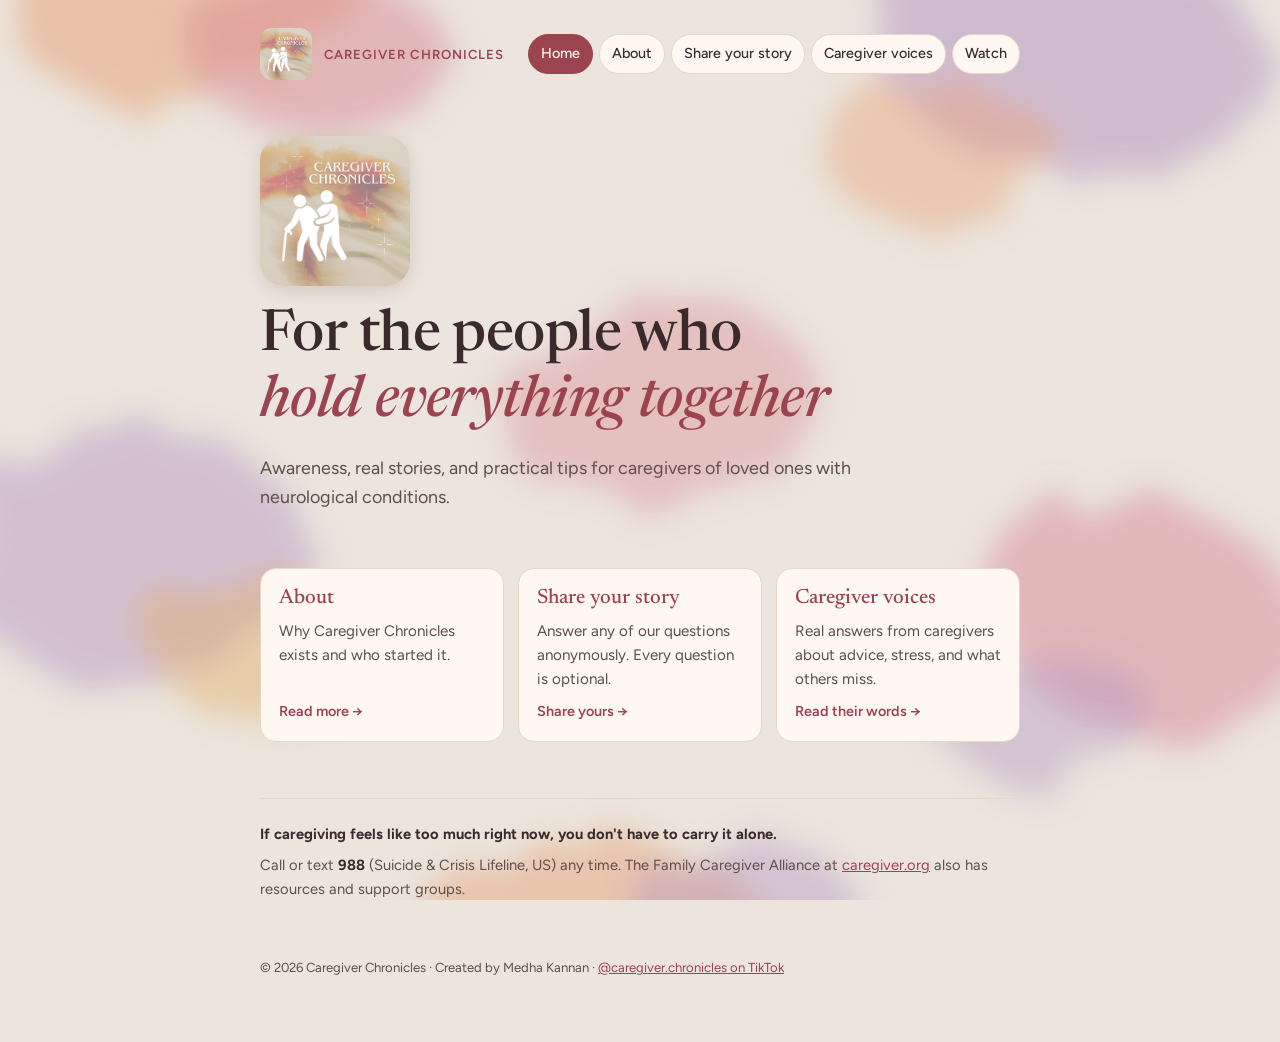
<file: index.html>
<!doctype html>
<html lang="en">
<head>
<meta charset="utf-8">
<meta name="viewport" content="width=device-width, initial-scale=1, viewport-fit=cover">
<title>Caregiver Chronicles | Real Stories and Support for Caregivers</title>
<meta name="description" content="Caregiver Chronicles shares real, anonymous stories and practical tips for caregivers of loved ones with neurological conditions. Founded by Medha Kannan.">
<meta property="og:title" content="Caregiver Chronicles | Real Stories and Support for Caregivers">
<meta property="og:description" content="Caregiver Chronicles shares real, anonymous stories and practical tips for caregivers of loved ones with neurological conditions. Founded by Medha Kannan.">
<meta property="og:image" content="logo.jpg">
<link rel="icon" href="logo.jpg">
<link rel="preconnect" href="https://fonts.googleapis.com">
<link rel="preconnect" href="https://fonts.gstatic.com" crossorigin>
<link rel="stylesheet" href="https://fonts.googleapis.com/css2?family=Newsreader:ital,opsz,wght@0,6..72,400;0,6..72,500;1,6..72,400;1,6..72,500&family=Figtree:wght@400;500;600&display=swap">
<link rel="stylesheet" href="style.css">
</head>
<body>
<div class="banner" id="novBanner" hidden>
  <div class="banner-inner">
    <strong>November is National Family Caregivers Month</strong>
    <span>This month, take a moment to thank a caregiver in your life, or <a href="share.html">share your own story</a>.</span>
  </div>
</div>
<div class="wrap">
  <div class="topbar">
    <a class="home" href="index.html"><img src="logo.jpg" alt="Caregiver Chronicles logo" width="52" height="52"><span>Caregiver Chronicles</span></a>
    <nav aria-label="Pages">
      <a href="index.html" aria-current="page">Home</a>
      <a href="about.html">About</a>
      <a href="share.html">Share your story</a>
      <a href="voices.html">Caregiver voices</a>
      <a href="watch.html">Watch</a>
    </nav>
  </div>
  <section class="hero">
    <img class="hero-logo" src="logo.jpg" alt="" width="150" height="150">
    <h1>For the people who <em>hold everything together</em></h1>
    <p class="lede">Awareness, real stories, and practical tips for caregivers of loved ones with neurological conditions.</p>
  </section>
  <div class="cards">
    <a class="card" href="about.html"><h3>About</h3><p>Why Caregiver Chronicles exists and who started it.</p><span class="go">Read more →</span></a>
    <a class="card" href="share.html"><h3>Share your story</h3><p>Answer any of our questions anonymously. Every question is optional.</p><span class="go">Share yours →</span></a>
    <a class="card" href="voices.html"><h3>Caregiver voices</h3><p>Real answers from caregivers about advice, stress, and what others miss.</p><span class="go">Read their words →</span></a>
  </div>
  <div class="support">
    <p><strong>If caregiving feels like too much right now, you don't have to carry it alone.</strong></p>
    <p>Call or text <strong>988</strong> (Suicide &amp; Crisis Lifeline, US) any time. The Family Caregiver Alliance at <a href="https://www.caregiver.org" target="_blank" rel="noopener">caregiver.org</a> also has resources and support groups.</p>
  </div>
  <footer>© 2026 Caregiver Chronicles · Created by Medha Kannan · <a href="https://www.tiktok.com/@caregiver.chronicles" target="_blank" rel="noopener">@caregiver.chronicles on TikTok</a></footer>
</div>
<script>
if (new Date().getMonth() === 10 || location.hash === "#preview-banner") document.getElementById("novBanner").hidden = false;
</script>

</body>
</html>
</file>
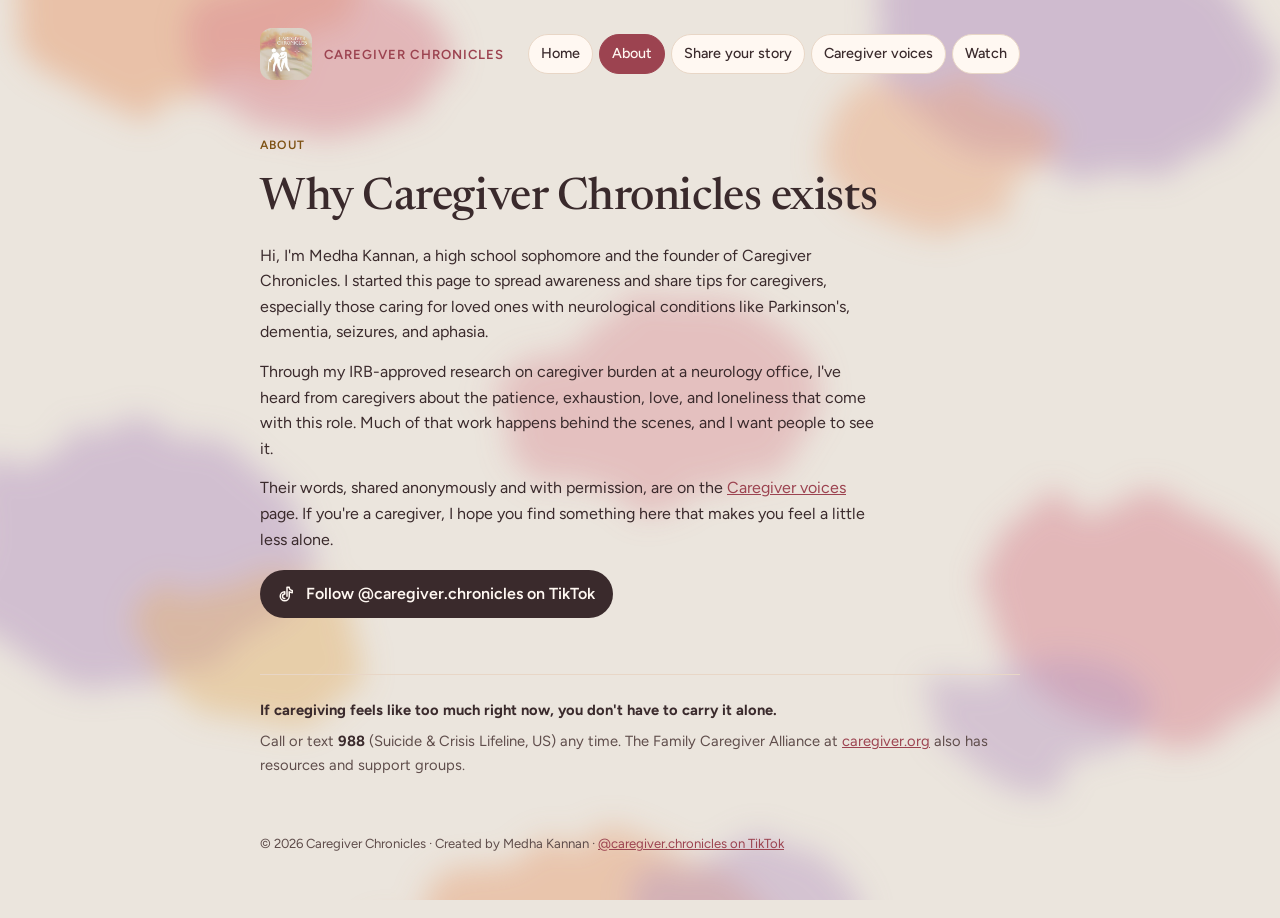
<file: about.html>
<!doctype html>
<html lang="en">
<head>
<meta charset="utf-8">
<meta name="viewport" content="width=device-width, initial-scale=1, viewport-fit=cover">
<title>About | Caregiver Chronicles</title>
<meta name="description" content="Meet Medha Kannan, the high school sophomore who founded Caregiver Chronicles to raise awareness for caregivers.">
<meta property="og:title" content="About | Caregiver Chronicles">
<meta property="og:description" content="Meet Medha Kannan, the high school sophomore who founded Caregiver Chronicles to raise awareness for caregivers.">
<meta property="og:image" content="logo.jpg">
<link rel="icon" href="logo.jpg">
<link rel="preconnect" href="https://fonts.googleapis.com">
<link rel="preconnect" href="https://fonts.gstatic.com" crossorigin>
<link rel="stylesheet" href="https://fonts.googleapis.com/css2?family=Newsreader:ital,opsz,wght@0,6..72,400;0,6..72,500;1,6..72,400;1,6..72,500&family=Figtree:wght@400;500;600&display=swap">
<link rel="stylesheet" href="style.css">
</head>
<body>
<div class="banner" id="novBanner" hidden>
  <div class="banner-inner">
    <strong>November is National Family Caregivers Month</strong>
    <span>This month, take a moment to thank a caregiver in your life, or <a href="share.html">share your own story</a>.</span>
  </div>
</div>
<div class="wrap">
  <div class="topbar">
    <a class="home" href="index.html"><img src="logo.jpg" alt="Caregiver Chronicles logo" width="52" height="52"><span>Caregiver Chronicles</span></a>
    <nav aria-label="Pages">
      <a href="index.html">Home</a>
      <a href="about.html" aria-current="page">About</a>
      <a href="share.html">Share your story</a>
      <a href="voices.html">Caregiver voices</a>
      <a href="watch.html">Watch</a>
    </nav>
  </div>
  <section>
    <span class="eyebrow">About</span>
    <h1 class="page-title">Why Caregiver Chronicles exists</h1>
    <div class="prose">
      <p>Hi, I'm Medha Kannan, a high school sophomore and the founder of Caregiver Chronicles. I started this page to spread awareness and share tips for caregivers, especially those caring for loved ones with neurological conditions like Parkinson's, dementia, seizures, and aphasia.</p>
      <p>Through my IRB-approved research on caregiver burden at a neurology office, I've heard from caregivers about the patience, exhaustion, love, and loneliness that come with this role. Much of that work happens behind the scenes, and I want people to see it.</p>
      <p>Their words, shared anonymously and with permission, are on the <a href="voices.html">Caregiver voices</a> page. If you're a caregiver, I hope you find something here that makes you feel a little less alone.</p>
    </div>
    <a class="tiktok" href="https://www.tiktok.com/@caregiver.chronicles" target="_blank" rel="noopener">
      <svg width="18" height="18" viewBox="0 0 24 24" aria-hidden="true"><path d="M9 18a3 3 0 1 1 0-6v-3a6 6 0 1 0 6 6V9a7 7 0 0 0 4 1.3V7.2A4 4 0 0 1 15 3h-3v12" fill="none" stroke="currentColor" stroke-width="2" stroke-linecap="round" stroke-linejoin="round"/></svg>
      <span>Follow @caregiver.chronicles on TikTok</span>
    </a>
  </section>
  <div class="support">
    <p><strong>If caregiving feels like too much right now, you don't have to carry it alone.</strong></p>
    <p>Call or text <strong>988</strong> (Suicide &amp; Crisis Lifeline, US) any time. The Family Caregiver Alliance at <a href="https://www.caregiver.org" target="_blank" rel="noopener">caregiver.org</a> also has resources and support groups.</p>
  </div>
  <footer>© 2026 Caregiver Chronicles · Created by Medha Kannan · <a href="https://www.tiktok.com/@caregiver.chronicles" target="_blank" rel="noopener">@caregiver.chronicles on TikTok</a></footer>
</div>
<script>
if (new Date().getMonth() === 10 || location.hash === "#preview-banner") document.getElementById("novBanner").hidden = false;
</script>

</body>
</html>
</file>
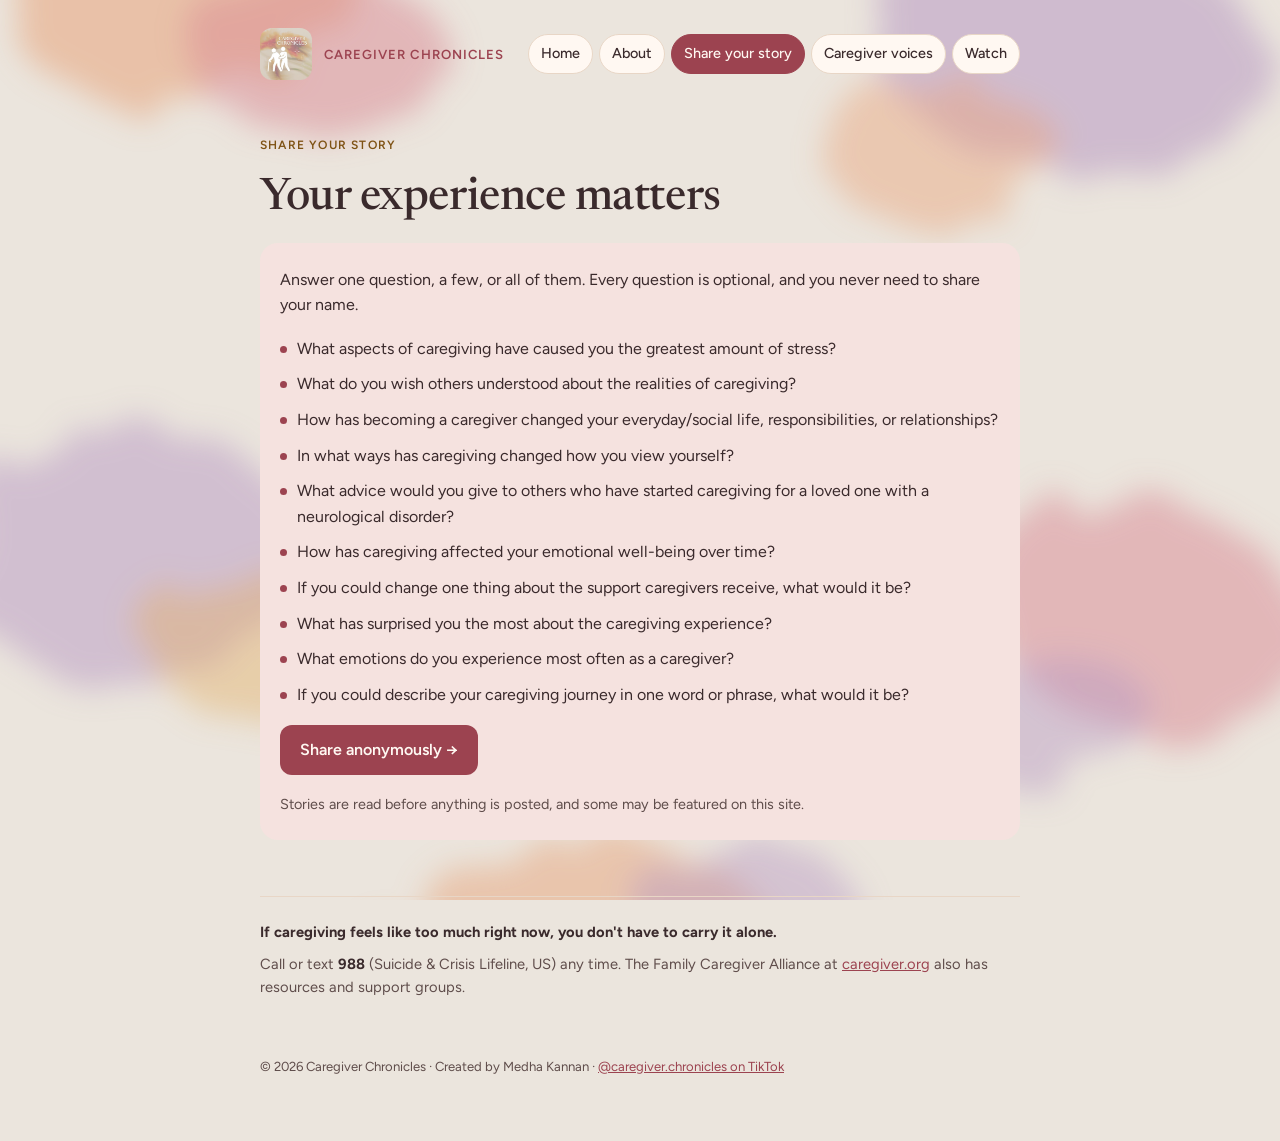
<file: share.html>
<!doctype html>
<html lang="en">
<head>
<meta charset="utf-8">
<meta name="viewport" content="width=device-width, initial-scale=1, viewport-fit=cover">
<title>Share Your Story | Caregiver Chronicles</title>
<meta name="description" content="Caregivers can anonymously share their experiences with Caregiver Chronicles. Every question is optional.">
<meta property="og:title" content="Share Your Story | Caregiver Chronicles">
<meta property="og:description" content="Caregivers can anonymously share their experiences with Caregiver Chronicles. Every question is optional.">
<meta property="og:image" content="logo.jpg">
<link rel="icon" href="logo.jpg">
<link rel="preconnect" href="https://fonts.googleapis.com">
<link rel="preconnect" href="https://fonts.gstatic.com" crossorigin>
<link rel="stylesheet" href="https://fonts.googleapis.com/css2?family=Newsreader:ital,opsz,wght@0,6..72,400;0,6..72,500;1,6..72,400;1,6..72,500&family=Figtree:wght@400;500;600&display=swap">
<link rel="stylesheet" href="style.css">
</head>
<body>
<div class="banner" id="novBanner" hidden>
  <div class="banner-inner">
    <strong>November is National Family Caregivers Month</strong>
    <span>This month, take a moment to thank a caregiver in your life, or <a href="share.html">share your own story</a>.</span>
  </div>
</div>
<div class="wrap">
  <div class="topbar">
    <a class="home" href="index.html"><img src="logo.jpg" alt="Caregiver Chronicles logo" width="52" height="52"><span>Caregiver Chronicles</span></a>
    <nav aria-label="Pages">
      <a href="index.html">Home</a>
      <a href="about.html">About</a>
      <a href="share.html" aria-current="page">Share your story</a>
      <a href="voices.html">Caregiver voices</a>
      <a href="watch.html">Watch</a>
    </nav>
  </div>
  <section>
    <span class="eyebrow">Share your story</span>
    <h1 class="page-title">Your experience matters</h1>
    <div class="share">
      <p>Answer one question, a few, or all of them. Every question is optional, and you never need to share your name.</p>
      <ul>
        <li>What aspects of caregiving have caused you the greatest amount of stress?</li>
        <li>What do you wish others understood about the realities of caregiving?</li>
        <li>How has becoming a caregiver changed your everyday/social life, responsibilities, or relationships?</li>
        <li>In what ways has caregiving changed how you view yourself?</li>
        <li>What advice would you give to others who have started caregiving for a loved one with a neurological disorder?</li>
        <li>How has caregiving affected your emotional well-being over time?</li>
        <li>If you could change one thing about the support caregivers receive, what would it be?</li>
        <li>What has surprised you the most about the caregiving experience?</li>
        <li>What emotions do you experience most often as a caregiver?</li>
        <li>If you could describe your caregiving journey in one word or phrase, what would it be?</li>
      </ul>
      <a class="btn" href="https://docs.google.com/forms/d/e/1FAIpQLSfnrgjAgXUyU_XwotnUqlnF3RMeOI9f0RzeUTK3DRTXwDagiQ/viewform" target="_blank" rel="noopener">Share anonymously →</a>
      <p class="note">Stories are read before anything is posted, and some may be featured on this site.</p>
    </div>
  </section>
  <div class="support">
    <p><strong>If caregiving feels like too much right now, you don't have to carry it alone.</strong></p>
    <p>Call or text <strong>988</strong> (Suicide &amp; Crisis Lifeline, US) any time. The Family Caregiver Alliance at <a href="https://www.caregiver.org" target="_blank" rel="noopener">caregiver.org</a> also has resources and support groups.</p>
  </div>
  <footer>© 2026 Caregiver Chronicles · Created by Medha Kannan · <a href="https://www.tiktok.com/@caregiver.chronicles" target="_blank" rel="noopener">@caregiver.chronicles on TikTok</a></footer>
</div>
<script>
if (new Date().getMonth() === 10 || location.hash === "#preview-banner") document.getElementById("novBanner").hidden = false;
</script>

</body>
</html>
</file>
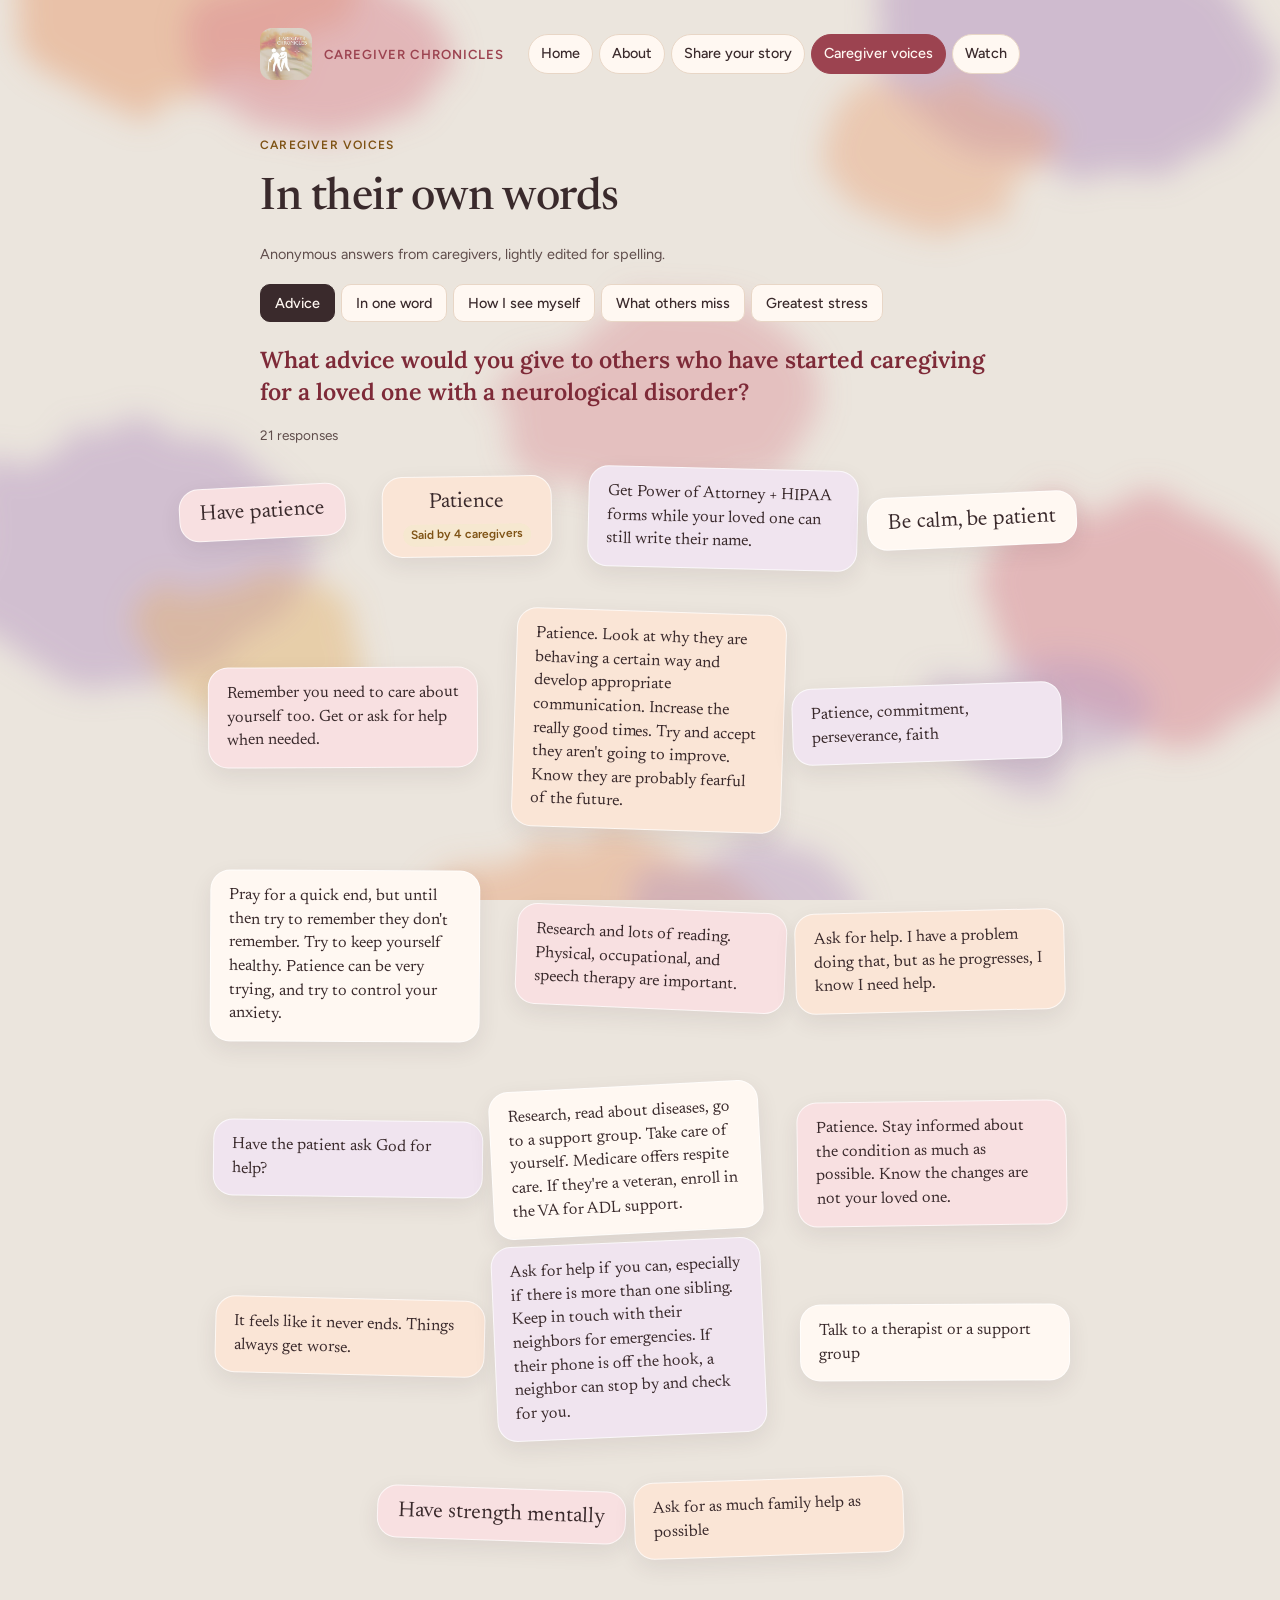
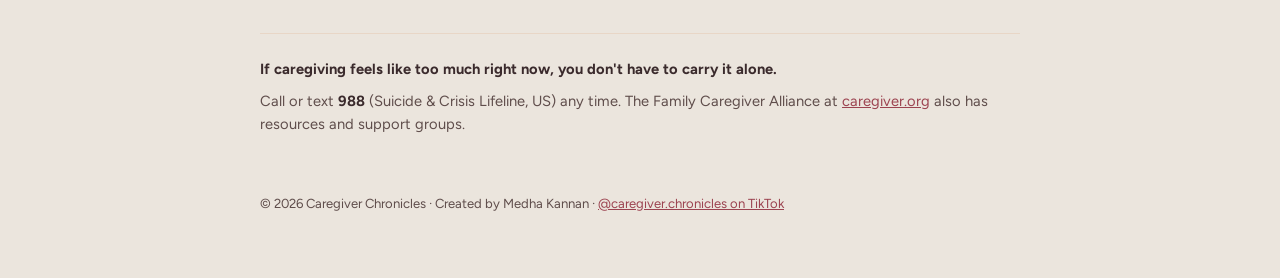
<file: voices.html>
<!doctype html>
<html lang="en">
<head>
<meta charset="utf-8">
<meta name="viewport" content="width=device-width, initial-scale=1, viewport-fit=cover">
<title>Caregiver Voices | Caregiver Chronicles</title>
<meta name="description" content="Anonymous answers from caregivers of loved ones with neurological conditions: advice, stress, and what they wish others understood.">
<meta property="og:title" content="Caregiver Voices | Caregiver Chronicles">
<meta property="og:description" content="Anonymous answers from caregivers of loved ones with neurological conditions: advice, stress, and what they wish others understood.">
<meta property="og:image" content="logo.jpg">
<link rel="icon" href="logo.jpg">
<link rel="preconnect" href="https://fonts.googleapis.com">
<link rel="preconnect" href="https://fonts.gstatic.com" crossorigin>
<link rel="stylesheet" href="https://fonts.googleapis.com/css2?family=Newsreader:ital,opsz,wght@0,6..72,400;0,6..72,500;1,6..72,400;1,6..72,500&family=Figtree:wght@400;500;600&family=Lora:wght@600&display=swap">
<link rel="stylesheet" href="style.css">
</head>
<body>
<div class="banner" id="novBanner" hidden>
  <div class="banner-inner">
    <strong>November is National Family Caregivers Month</strong>
    <span>This month, take a moment to thank a caregiver in your life, or <a href="share.html">share your own story</a>.</span>
  </div>
</div>
<div class="wrap">
  <div class="topbar">
    <a class="home" href="index.html"><img src="logo.jpg" alt="Caregiver Chronicles logo" width="52" height="52"><span>Caregiver Chronicles</span></a>
    <nav aria-label="Pages">
      <a href="index.html">Home</a>
      <a href="about.html">About</a>
      <a href="share.html">Share your story</a>
      <a href="voices.html" aria-current="page">Caregiver voices</a>
      <a href="watch.html">Watch</a>
    </nav>
  </div>
  <section>
    <span class="eyebrow">Caregiver voices</span>
    <h1 class="page-title">In their own words</h1>
    <p class="note">Anonymous answers from caregivers, lightly edited for spelling.</p>
    <div class="tabs" role="tablist" id="tabs"></div>
    <div id="panel" role="tabpanel" style="display:flex;flex-direction:column;gap:16px"></div>
  </section>
  <div class="support">
    <p><strong>If caregiving feels like too much right now, you don't have to carry it alone.</strong></p>
    <p>Call or text <strong>988</strong> (Suicide &amp; Crisis Lifeline, US) any time. The Family Caregiver Alliance at <a href="https://www.caregiver.org" target="_blank" rel="noopener">caregiver.org</a> also has resources and support groups.</p>
  </div>
  <footer>© 2026 Caregiver Chronicles · Created by Medha Kannan · <a href="https://www.tiktok.com/@caregiver.chronicles" target="_blank" rel="noopener">@caregiver.chronicles on TikTok</a></footer>
</div>
<script>
if (new Date().getMonth() === 10 || location.hash === "#preview-banner") document.getElementById("novBanner").hidden = false;
</script>
<script>
const DATA = [
 {id:"advice", label:"Advice", q:"What advice would you give to others who have started caregiving for a loved one with a neurological disorder?", items:[
  "Have patience","Patience","Get Power of Attorney + HIPAA forms while your loved one can still write their name.","Be calm, be patient",
  "Remember you need to care about yourself too. Get or ask for help when needed.",
  "Patience. Look at why they are behaving a certain way and develop appropriate communication. Increase the really good times. Try and accept they aren't going to improve. Know they are probably fearful of the future.",
  "Patience","Patience, commitment, perseverance, faith",
  "Pray for a quick end, but until then try to remember they don't remember. Try to keep yourself healthy. Patience can be very trying, and try to control your anxiety.",
  "Patience","Research and lots of reading. Physical, occupational, and speech therapy are important.",
  "Ask for help. I have a problem doing that, but as he progresses, I know I need help.",
  "Patience","Have the patient ask God for help?",
  "Research, read about diseases, go to a support group. Take care of yourself. Medicare offers respite care. If they're a veteran, enroll in the VA for ADL support.",
  "Patience. Stay informed about the condition as much as possible. Know the changes are not your loved one.",
  "It feels like it never ends. Things always get worse.",
  "Ask for help if you can, especially if there is more than one sibling. Keep in touch with their neighbors for emergencies. If their phone is off the hook, a neighbor can stop by and check for you.",
  "Talk to a therapist or a support group","Have strength mentally","Ask for as much family help as possible"]},
 {id:"journey", label:"In one word", q:"If you could describe your caregiving journey in one word or phrase, what would it be?", items:[
  "Blessed","Hope. It is my greatest hope and prayer to have him live and be cared for as we would. It's extremely tiring but rewarding to value life.",
  "Caregiving is a constant worrying","Be patient!","Responsible, just like mom raised us","Not too bad","Scary","A challenge","Some stress","Exhausting",
  "Frustrating at times, learning how to cope with his difficulty grasping instructions.","Hard","Challenging","Exhausting","Tiresome","Exhausting",
  "Always aware of her needs","Exhausting","Progressively worse","Very hard","Overwhelming","Challenging","Hurtful",
  "A lot of driving to doctors' appointments, making sure they have meals for the week, making sure medications are always taken","Stressful","Stressful","LOVE"]},
 {id:"self", label:"How I see myself", q:"In what ways has caregiving changed how you view yourself?", items:[
  "I feel my life is short and it's too late to go enjoy some travel, reading, etc.","Significantly more patient, more understanding and caring",
  "Many days I don't know if I'll make it through. Couldn't do it for a living.","To make the most of each day and to take 1 day at a time",
  "I am not the same person anymore. I am resentful. Always tired. I can be a bully. Always thinking of a way out of this nightmare. I do not look pretty anymore. I'm old.",
  "Cannot be gone for a long time from home","I feel overwhelmed at times because I'm trying to juggle so many things.",
  "I always thought I was a patient person. Now I pray for more patience.","I feel more confident and prepared, but I feel less like myself, my own person.",
  "A better person","I had done prior caregiving for my grandmother since age 19, so it comes naturally to me.","A little more stress",
  "I am the one in charge. I take care of absolutely everything. I feel everything is on my shoulders.","I realize I'm not as patient as I should be.",
  "Good, about the same","I feel at times that I'm not doing enough","More caring","I have much more responsibility and no \"me\" time","As a provider, not a wife",
  "I value time and life more","Some days I feel inadequate!",
  "I lost my spark while taking care of my husband. Now I really have to take care of me to take care of him. Like on an airplane going down, you have to put the mask on yourself to help others.",
  "I try not to get depressed but it's hard. I don't have the freedom I used to.","The need for much more patience",
  "My life is no longer mine. I get depressed, a lot of stress. Never have time for myself.",
  "I have had to change how I interact with my mom. I realized I don't have as much patience as I thought.","I have to put his needs first",
  "It tests my patience and how I feel about life itself","Just speaking for myself: I always wanted to be a mother, but I can't turn off the mothering towards my parent.",
  "I had to learn how to be patient. I had to learn how to cook.","Lost","No time for me",
  "Able to do more than I ever imagined — responsibilities","Need to give myself grace. Stop letting my brother's opinions get in the way.","Happy to build time together with mom, stressed at times and feeling less free time for myself and partner.","I make sure she's good before doing other things","Gained patience","Responsibility — worried if I should become unable to care for us","I feel I have surrendered my life to care for family in the last 5 months.","Now and then I feel less socially involved, somewhat depressed, fearful of the unknown future.","Strengthened my love and compassion","I feel I give as much as I can physically handle.","I have no life. I'm just a caregiver.","More like a mother than a wife.","Need to show more patience and definitely understanding"]},
 {id:"understood", label:"What others miss", q:"What do you wish others understood about the realities of caregiving?", items:[
  "That you do your best and sometimes they don't appreciate it","Since her cancer surgeries, treatment, and radiation, I've been her nurse and energizer.",
  "How it affects me","Most difficult time of my life.","How hard it is. How time consuming it is. How there's no me time.","It's hard",
  "How confining it is for the caregiver.","I'm trying to keep things running smoothly, but it's hard because now I'm handling things my husband used to take care of.",
  "My children are very understanding. Some (not my kids) are pushing me to get a caregiver for him. I know I can handle him.",
  "How stressful and demanding it can be for both people","Compassion",
  "I believe they don't realize how important that select time off is to me, and that I need to make it productive as well as positive.","Time consuming",
  "The time involved. Can't just do what you want, can't just go where you want. Have to bring him almost everywhere with you.",
  "I think it's different depending on the needs of the patient. People don't usually see behind the scenes.","Have patience. Patience.",
  "That it is not easy at times, and the insurance company could give more benefits","A lot involved",
  "I don't think anyone really understands until they are going through it. Others view you as they see you, and if you appear to be coping, they feel you are fine.",
  "How confining and tiring it is","That it is time consuming and hard because they need a lot of time","Patience",
  "The loss of the person you once knew. The obstacles in everyday life. It's a 24-hour job. You have to learn how to navigate everything, even things you've never done. You're all alone learning. Life changes in a matter of minutes. Always appreciate what you have.",
  "Understanding his mood swings","How much it takes to be a caregiver.","How hard it is.","It's very difficult, emotionally stressful. I worry 24 hours a day if she's okay.",
  "That I cannot leave if I don't make arrangements","That she's not a child. She's reverting and not getting better.",
  "It's not easy to hand off the patient to another family member for caregiver respite. (It's like having someone watch an infant.)",
  "They should understand that I have sacrificed some dreams and goals in life to caregiving.","Time required. Frustration. Physicality.","It takes time and patience"]},
 {id:"stress", label:"Greatest stress", q:"What aspects of caregiving have caused you the greatest amount of stress?", items:[
  "Keeping track of meds.","Really none at this time.","Memory","Explaining something. Slow to move.",
  "That I am not giving the proper care or saying the best response to my husband."]}
];

function group(items){
  const m = new Map();
  for (const t of items){ const k=t.trim().toLowerCase().replace(/[.!]+$/,""); if(m.has(k)) m.get(k).n++; else m.set(k,{t,n:1}); }
  return [...m.values()];
}
const tabs=document.getElementById("tabs"), panel=document.getElementById("panel");
function el(tag,cls,text){const e=document.createElement(tag); if(cls)e.className=cls; if(text!=null)e.textContent=text; return e;}
// Give each note its own tint, tilt, height and drift so the answers look suspended rather than stacked
const TINTS=["#F2CDD3","#F6D6BF","#E3D3EC","#FFF8F2"];
function float(e,i){
  const r=(i*37%11)/11, h=(i*53%13)/13;
  e.style.setProperty("--tint",TINTS[i%TINTS.length]);
  e.style.setProperty("--r",((r-.5)*6).toFixed(1)+"deg");
  e.style.setProperty("--y",((h-.5)*36).toFixed(0)+"px");
  e.style.setProperty("--x",((r-.5)*28).toFixed(0)+"px");
  e.style.setProperty("--d",(11+r*7).toFixed(1)+"s");
  e.style.setProperty("--delay",(-h*18).toFixed(1)+"s");
  return e;
}
function show(id){
  for (const b of tabs.children) b.setAttribute("aria-selected", b.dataset.id===id ? "true":"false");
  const d=DATA.find(x=>x.id===id); panel.replaceChildren();
  panel.append(el("p","panel-q",d.q), el("p","count",d.items.length+" responses"));
  const g=group(d.items);
  if (id==="journey"){
    const short=g.filter(x=>x.t.split(" ").length<=4).sort((a,b)=>b.n-a.n), long=g.filter(x=>x.t.split(" ").length>4);
    // "LOVE" sits alone in the middle of the cloud as the biggest word; the rest split above and below it
    const love=short.find(x=>x.t.trim().toLowerCase()==="love"), rest=short.filter(x=>x!==love);
    const word=(x,i)=>{const s=float(el("span","word",x.t),i); s.style.fontSize=(1.4+Math.min(x.n-1,3)*.35)+"rem"; if(x.n>1) s.append(el("sup",null,"×"+x.n)); return s;};
    const top=el("div","words"), bottom=el("div","words");
    rest.forEach((x,i)=>(i%2?bottom:top).append(word(x,i)));
    const cloud=el("div","cloud"); cloud.append(top);
    if(love){const c=el("div","words"), l=float(el("span","word love",love.t),0); l.style.setProperty("--y","0px"); l.style.setProperty("--r","-2deg"); c.append(l); cloud.append(c);}
    cloud.append(bottom);
    panel.append(cloud, el("p","subhead","In a few more words"));
    const wall=el("div","wall"); for(const [i,x] of long.entries()) wall.append(float(el("blockquote","quote",x.t),i+3)); panel.append(wall);
    return;
  }
  const wall=el("div","wall");
  for(const [i,x] of g.entries()){const b=float(el("blockquote",x.t.length<=28?"quote short":"quote",x.t),i); if(x.n>1) b.append(el("span","times","Said by "+x.n+" caregivers")); wall.append(b);}
  panel.append(wall);
}
for(const d of DATA){const b=el("button",null,d.label); b.type="button"; b.role="tab"; b.dataset.id=d.id; b.onclick=()=>show(d.id); tabs.append(b);}
show("advice");
</script>
</body>
</html>
</file>
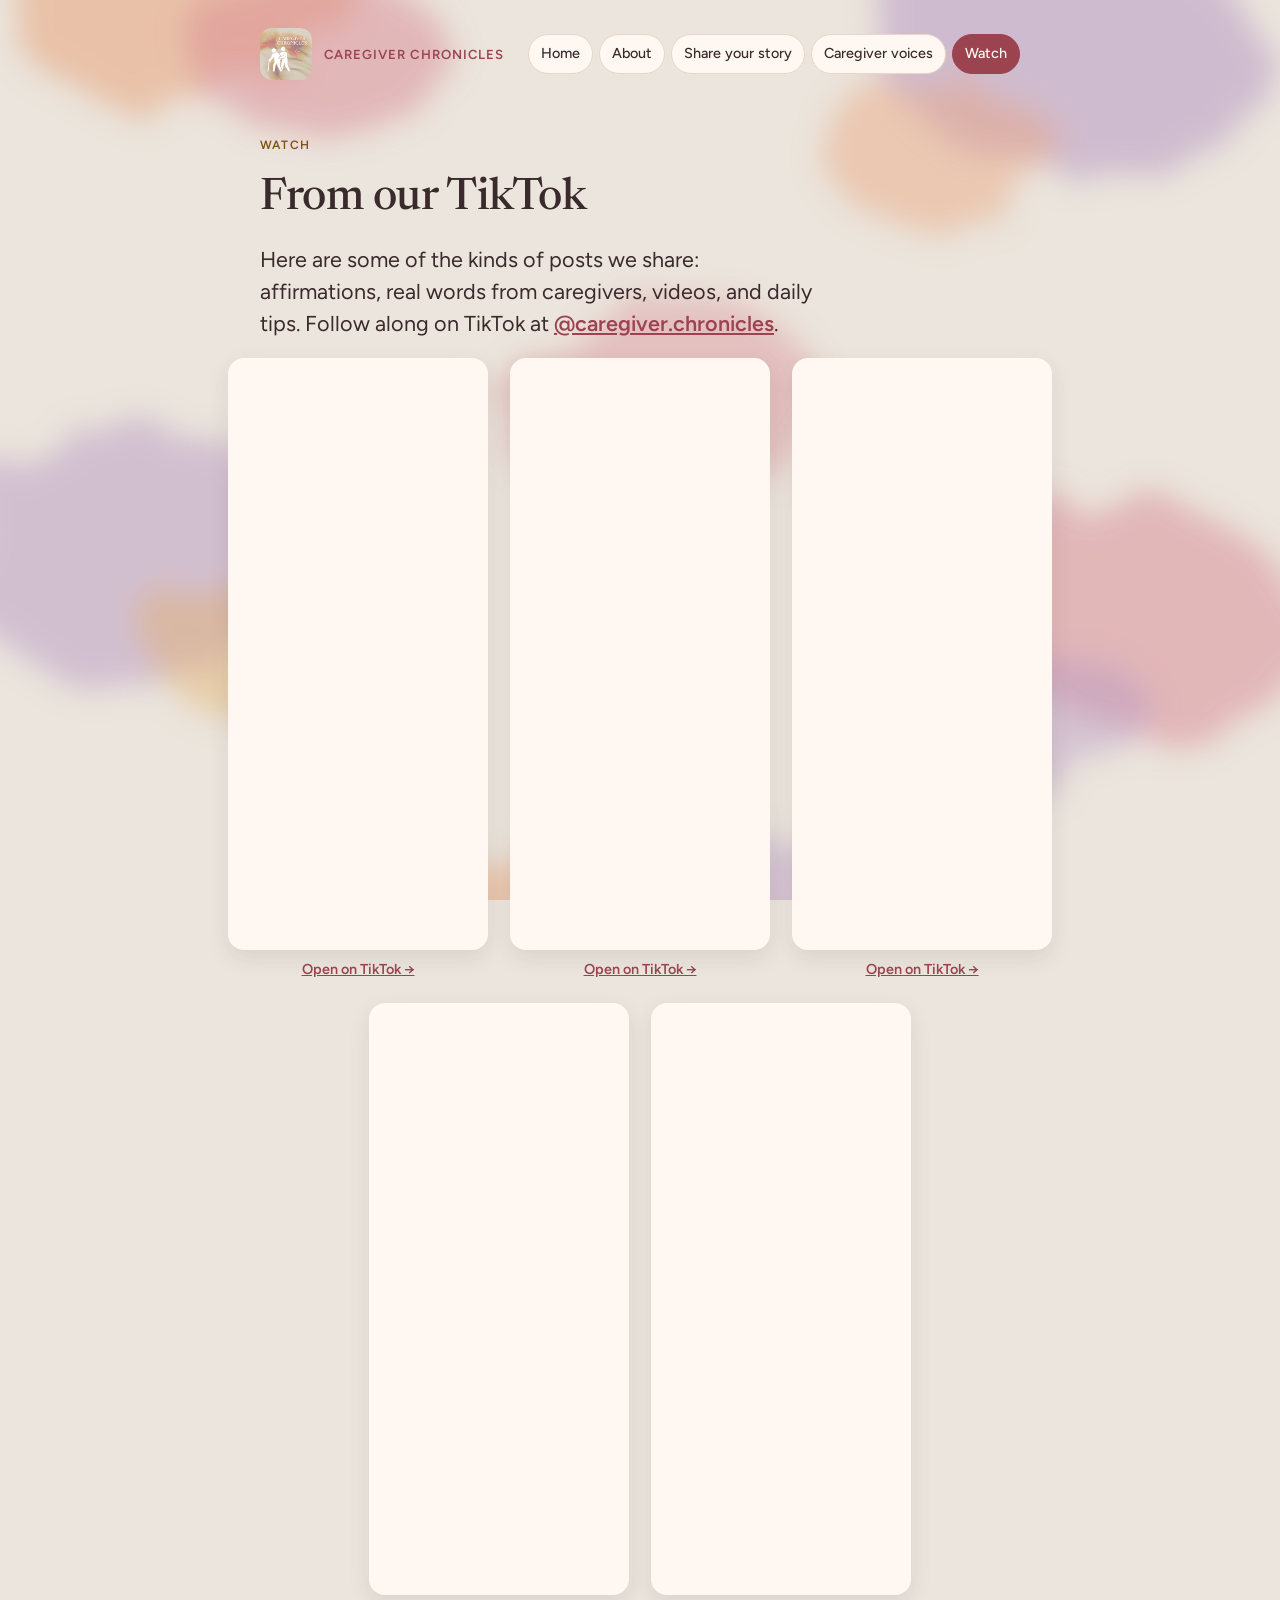
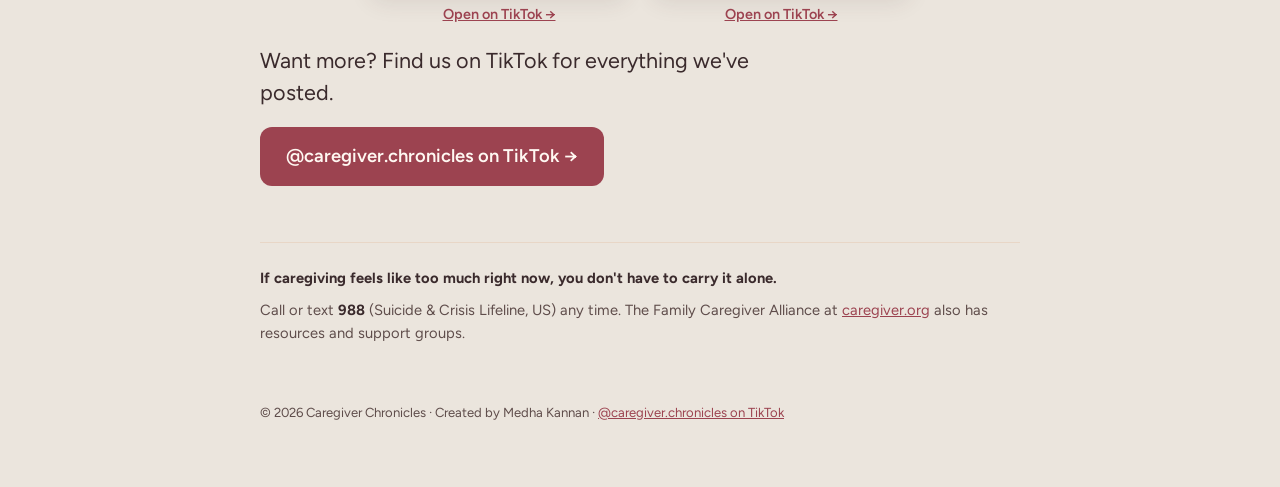
<file: watch.html>
<!doctype html>
<html lang="en">
<head>
<meta charset="utf-8">
<meta name="viewport" content="width=device-width, initial-scale=1, viewport-fit=cover">
<title>Watch | Caregiver Chronicles</title>
<meta name="description" content="Affirmations, real words from caregivers, videos, and daily tips from Caregiver Chronicles on TikTok.">
<meta property="og:title" content="Watch | Caregiver Chronicles">
<meta property="og:description" content="Affirmations, real words from caregivers, videos, and daily tips from Caregiver Chronicles on TikTok.">
<meta property="og:image" content="logo.jpg">
<link rel="icon" href="logo.jpg">
<link rel="preconnect" href="https://fonts.googleapis.com">
<link rel="preconnect" href="https://fonts.gstatic.com" crossorigin>
<link rel="stylesheet" href="https://fonts.googleapis.com/css2?family=Newsreader:ital,opsz,wght@0,6..72,400;0,6..72,500;1,6..72,400;1,6..72,500&family=Figtree:wght@400;500;600&family=Lora:wght@600&display=swap">
<link rel="stylesheet" href="style.css">
</head>
<body>
<div class="banner" id="novBanner" hidden>
  <div class="banner-inner">
    <strong>November is National Family Caregivers Month</strong>
    <span>This month, take a moment to thank a caregiver in your life, or <a href="share.html">share your own story</a>.</span>
  </div>
</div>
<div class="wrap">
  <div class="topbar">
    <a class="home" href="index.html"><img src="logo.jpg" alt="Caregiver Chronicles logo" width="52" height="52"><span>Caregiver Chronicles</span></a>
    <nav aria-label="Pages">
      <a href="index.html">Home</a>
      <a href="about.html">About</a>
      <a href="share.html">Share your story</a>
      <a href="voices.html">Caregiver voices</a>
      <a href="watch.html" aria-current="page">Watch</a>
    </nav>
  </div>
    <section>
    <span class="eyebrow">Watch</span>
    <h1 class="page-title">From our TikTok</h1>
    <p class="watch-text">Here are some of the kinds of posts we share: affirmations, real words from caregivers, videos, and daily tips. Follow along on TikTok at <a href="https://www.tiktok.com/@caregiver.chronicles" target="_blank" rel="noopener">@caregiver.chronicles</a>.</p>
    <div class="posts" id="posts"></div>
    <p class="watch-text">Want more? Find us on TikTok for everything we've posted.</p>
    <a class="btn btn-big" href="https://www.tiktok.com/@caregiver.chronicles" target="_blank" rel="noopener">@caregiver.chronicles on TikTok →</a>
  </section>
  <div class="support">
    <p><strong>If caregiving feels like too much right now, you don't have to carry it alone.</strong></p>
    <p>Call or text <strong>988</strong> (Suicide &amp; Crisis Lifeline, US) any time. The Family Caregiver Alliance at <a href="https://www.caregiver.org" target="_blank" rel="noopener">caregiver.org</a> also has resources and support groups.</p>
  </div>
  <footer>© 2026 Caregiver Chronicles · Created by Medha Kannan · <a href="https://www.tiktok.com/@caregiver.chronicles" target="_blank" rel="noopener">@caregiver.chronicles on TikTok</a></footer>
</div>
<script>
if (new Date().getMonth() === 10 || location.hash === "#preview-banner") document.getElementById("novBanner").hidden = false;
</script>
<script>
// To feature a post: copy its TikTok link and add its type (video or photo) and the long number at the end.
const POSTS = [
 {type:"video", id:"7669915614118513950"},
 {type:"photo", id:"7689630932172655903"},
 {type:"photo", id:"7694710319951678733"},
 {type:"photo", id:"7697859031276244237"},
 {type:"photo", id:"7671300522003025183"}
];
const posts=document.getElementById("posts"), frames=[];
for(const p of POSTS){
  const item=document.createElement("div"); item.className="post-item";
  const box=document.createElement("div"); box.className="post";
  const f=document.createElement("iframe");
  f.title="Caregiver Chronicles TikTok post"; f.dataset.src="https://www.tiktok.com/embed/v2/"+p.id+"?lang=en-US";
  f.allow="encrypted-media; fullscreen"; f.allowFullscreen=true;
  const a=document.createElement("a"); a.className="post-link"; a.target="_blank"; a.rel="noopener";
  a.href="https://www.tiktok.com/@caregiver.chronicles/"+p.type+"/"+p.id; a.textContent="Open on TikTok →";
  box.append(f); item.append(box,a); posts.append(item); frames.push(f);
}
// TikTok rate-limits a page that loads several players at once, so load them one after another
function loadNext(i){
  if(i>=frames.length) return;
  const f=frames[i], next=()=>setTimeout(()=>loadNext(i+1),1500);
  f.addEventListener("load",next,{once:true});
  f.src=f.dataset.src;
}
loadNext(0);
</script>
</body>
</html>
</file>
<file: style.css>
body{margin:0}img{max-width:100%}[hidden]{display:none!important}
/* Layout: one calm reading column; a "voices" wall of real caregiver answers is the heart of the page */
:root{
  /* Warm gray base like the logo; accents darkened slightly so text stays readable on gray */
  --bg:#EBE5DD; --surface:#FFF8F2; --ink:#3A2A2C; --muted:#5F4D4B; --line:#E8D6C6;
  --teal:#9C4350; --teal-soft:#F5E2DF; --marigold:#7E5214; --marigold-soft:#F6E8D0;
  color-scheme:light;
  --display:"Newsreader", Georgia, "Times New Roman", serif;
  --body:"Figtree", system-ui, -apple-system, "Segoe UI", sans-serif;
}

*{box-sizing:border-box}
body{background:var(--bg);color:var(--ink);font:16px/1.6 var(--body);padding-inline:16px}
.wrap{max-width:760px;margin:0 auto;padding-block:28px 64px;display:flex;flex-direction:column;gap:56px}
h1,h2,h3{font-family:var(--display);font-weight:500;text-wrap:balance;margin:0;line-height:1.15}
p{margin:0}
a{color:var(--teal)}
:focus-visible{outline:2px solid var(--marigold);outline-offset:3px;border-radius:4px}

header{display:flex;flex-direction:column;gap:18px}
.brand{display:flex;align-items:center;gap:10px;font-weight:600;font-size:.82rem;letter-spacing:.08em;text-transform:uppercase;color:var(--teal)}
.logo{flex:none;width:96px;height:96px;border-radius:18px;object-fit:cover;box-shadow:0 2px 10px rgb(0 0 0 / .12)}
.brand{gap:16px}
h1{font-size:clamp(2.4rem,8vw,3.6rem);letter-spacing:-.01em}
h1 em{color:var(--teal);font-style:italic}
.lede{font-size:1.12rem;color:var(--muted);max-width:60ch}
nav{display:flex;flex-wrap:wrap;gap:6px}
nav a{text-decoration:none;font-size:.9rem;font-weight:500;padding:7px 12px;border:1px solid var(--line);border-radius:999px;color:var(--ink);background:var(--surface)}
nav a:hover{border-color:var(--teal)}

section{display:flex;flex-direction:column;gap:18px;scroll-margin-top:16px}
.eyebrow{font-size:.75rem;font-weight:600;letter-spacing:.1em;text-transform:uppercase;color:var(--marigold)}
h2{font-size:clamp(1.7rem,5vw,2.2rem)}
.prose{display:flex;flex-direction:column;gap:14px;max-width:62ch}

.tiktok{display:inline-flex;align-items:center;gap:10px;align-self:flex-start;padding:11px 18px;border-radius:999px;background:var(--ink);color:var(--surface);text-decoration:none;font-weight:600}
.tiktok[aria-disabled="true"]{opacity:.55;pointer-events:none}

.share{background:var(--teal-soft);border-radius:18px;padding:24px 20px;display:flex;flex-direction:column;gap:18px}
.share ul{margin:0;padding:0;list-style:none;display:flex;flex-direction:column;gap:10px}
.share li{display:flex;gap:10px;align-items:flex-start}
.share li::before{content:"";flex:none;width:7px;height:7px;margin-top:.62em;border-radius:50%;background:var(--teal)}
.note{font-size:.9rem;color:var(--muted)}
.btn{display:inline-flex;align-self:flex-start;align-items:center;gap:8px;padding:12px 20px;border-radius:12px;background:var(--teal);color:var(--surface);font-weight:600;text-decoration:none}
.btn[aria-disabled="true"]{opacity:.55;pointer-events:none}

.tabs{display:flex;gap:6px;overflow-x:auto;padding-bottom:4px;scrollbar-width:thin}
.tabs button{flex:none;font:500 .9rem var(--body);padding:9px 14px;border-radius:10px;border:1px solid var(--line);background:var(--surface);color:var(--ink);cursor:pointer}
.tabs button[aria-selected="true"]{background:var(--ink);color:var(--surface);border-color:var(--ink)}
.panel-q{font-family:"Lora", Georgia, serif;font-weight:600;font-size:1.45rem;line-height:1.4;color:#7E2A38}
.count{font-size:.85rem;color:var(--muted)}

.wall{display:flex;flex-wrap:wrap;justify-content:center;align-items:center;gap:34px 26px;padding:18px 0 14px;width:min(1040px,100vw - 32px);margin-inline:50%;translate:-50% 0}
/* Answers float like notes suspended over the paint: each gets its own tint, tilt and drift from voices.html */
.quote{--tint:var(--surface);--r:0deg;--y:0px;margin:0;flex:0 1 auto;max-width:min(100%,270px);background:color-mix(in srgb,var(--tint) 55%,var(--surface));border:1px solid rgb(255 255 255 / .7);border-radius:20px;padding:14px 18px;font-family:var(--display);font-size:1.02rem;line-height:1.45;display:flex;flex-direction:column;gap:6px;box-shadow:0 8px 22px rgb(70 45 50 / .09);transform:translate(var(--x,0px),var(--y)) rotate(var(--r));animation:drift var(--d,7s) ease-in-out var(--delay,0s) infinite}
.quote.short{font-size:1.35rem;padding:10px 20px;text-align:center;align-items:center}
.quote.short .times{align-self:center}
@keyframes drift{0%{translate:0 0;rotate:0deg}25%{translate:6px -12px;rotate:.8deg}50%{translate:0 -20px;rotate:0deg}75%{translate:-6px -9px;rotate:-.8deg}100%{translate:0 0;rotate:0deg}}
.quote .times{font-family:var(--body);font-size:.75rem;font-weight:600;color:var(--marigold);background:var(--marigold-soft);align-self:flex-start;padding:2px 8px;border-radius:999px}

.words{display:flex;flex-wrap:wrap;justify-content:center;gap:40px 22px;align-items:center;padding:18px 0}
.word{font-family:var(--display);background:color-mix(in srgb,var(--tint,var(--surface)) 55%,var(--surface));border:1px solid rgb(255 255 255 / .7);border-radius:999px;padding:8px 22px;line-height:1.3;box-shadow:0 6px 16px rgb(70 45 50 / .08);transform:translateY(var(--y,0)) rotate(var(--r,0deg));animation:drift var(--d,7s) ease-in-out var(--delay,0s) infinite}
.cloud{display:flex;flex-direction:column;gap:18px}
.word.love{font-size:3.6rem;font-style:italic;color:var(--teal);padding:10px 44px;box-shadow:0 12px 30px rgb(160 70 85 / .18)}
.word sup{font-family:var(--body);font-size:.7rem;font-weight:600;color:var(--marigold);margin-left:3px}
.subhead{font-size:.8rem;font-weight:600;letter-spacing:.08em;text-transform:uppercase;color:var(--muted)}

.support{border-top:1px solid var(--line);padding-top:24px;display:flex;flex-direction:column;gap:8px;font-size:.92rem;color:var(--muted)}
.support strong{color:var(--ink)}
footer{font-size:.82rem;color:var(--muted)}
.banner{background:#5E3F8C;color:#FFFFFF;margin-inline:-16px;padding:14px 16px}
.banner-inner{max-width:760px;margin:0 auto;display:flex;flex-direction:column;gap:4px}
.banner strong{font-family:var(--display);font-size:1.15rem;font-weight:500}
.banner a{color:#FFFFFF;font-weight:600}
@media (prefers-reduced-motion: reduce){*{scroll-behavior:auto!important}.quote,.word{animation:none}}
html{scroll-behavior:smooth}
body::before{content:"";position:fixed;inset:0;z-index:-1;pointer-events:none;background:url("background.svg") center/cover no-repeat}

/* Multi-page additions */
.topbar{display:flex;flex-wrap:wrap;align-items:center;justify-content:space-between;gap:10px}
.topbar .home{display:flex;align-items:center;gap:12px;text-decoration:none;color:var(--teal);font-weight:600;font-size:.82rem;letter-spacing:.08em;text-transform:uppercase}
.topbar .home img{width:52px;height:52px;border-radius:12px;object-fit:cover}
nav a[aria-current="page"]{background:var(--teal);color:var(--surface);border-color:var(--teal)}
.hero{display:flex;flex-direction:column;gap:18px}
.hero-logo{width:150px;height:150px;border-radius:24px;object-fit:cover;box-shadow:0 4px 18px rgb(0 0 0 / .12)}
.cards{display:grid;grid-template-columns:repeat(auto-fit,minmax(200px,1fr));gap:14px}
.card{display:flex;flex-direction:column;gap:8px;padding:18px;border-radius:16px;background:var(--surface);border:1px solid var(--line);text-decoration:none;color:var(--ink);min-width:0}
.card:hover{border-color:var(--teal)}
.card h3{font-size:1.3rem;color:var(--teal)}
.card p{font-size:.95rem;color:var(--muted)}
.card .go{font-weight:600;font-size:.9rem;color:var(--teal);margin-top:auto}
.posts{display:flex;flex-wrap:wrap;justify-content:center;gap:22px;width:min(1040px,100vw - 32px);margin-inline:50%;translate:-50% 0}

.watch-text{font-size:1.35rem;line-height:1.5;max-width:40ch;color:var(--ink)}
.watch-text a{font-weight:600}
.btn-big{font-size:1.15rem;padding:15px 26px}
.post-item{display:flex;flex-direction:column;align-items:center;gap:8px}
.post-link{font-size:.9rem;font-weight:600}
/* TikTok's player is a fixed 325x740, so it's shown at 80% to keep the boxes compact */
.post{width:260px;height:592px;border-radius:16px;overflow:hidden;background:var(--surface);box-shadow:0 8px 22px rgb(70 45 50 / .1)}
.post iframe{width:325px;height:740px;border:0;transform:scale(.8);transform-origin:0 0}
.page-title{font-size:clamp(2rem,6vw,2.8rem)}
</file>
